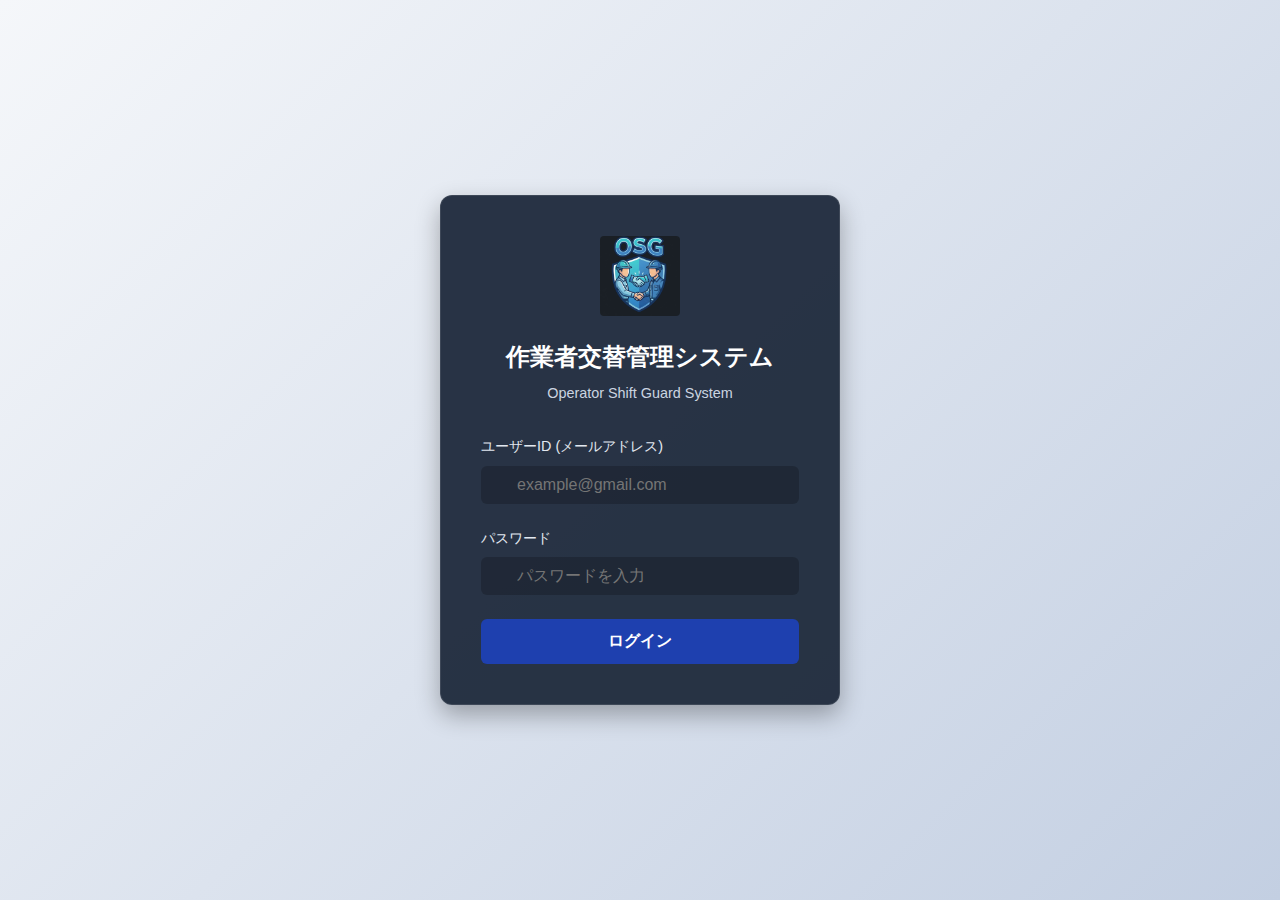
<file: index.html>
<!DOCTYPE html>
<html lang="ja">

<head>
    <meta charset="UTF-8">
    <meta http-equiv="refresh" content="0; url=./html/login.html">
    <title>Redirecting...</title>
</head>

<body>
    <p>ログイン画面へ移動します... <a href="./html/login.html">移動しない場合はここをクリック</a></p>
</body>

</html>
</file>
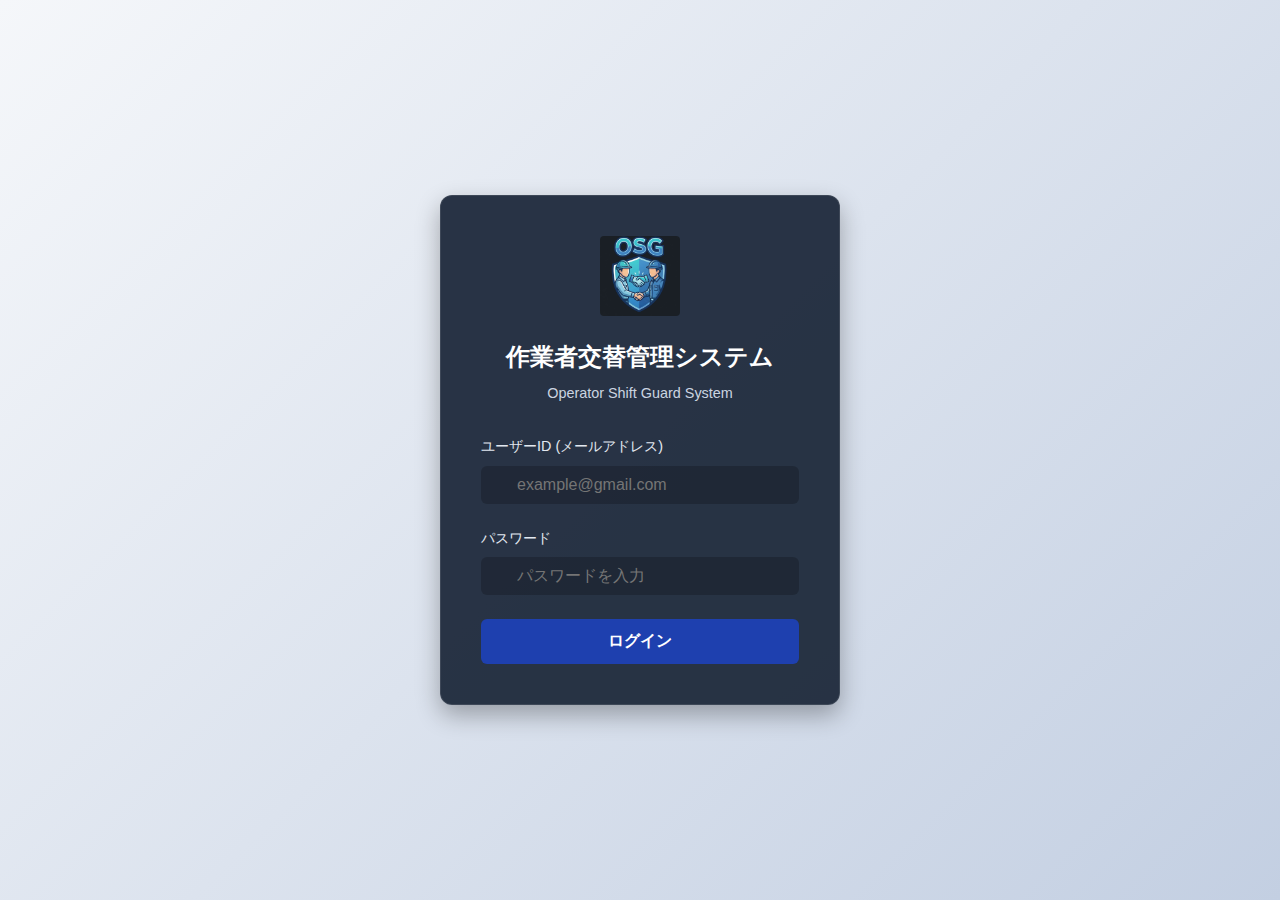
<file: html/login.html>
<!DOCTYPE html>
<html lang="ja">

<head>
    <meta charset="UTF-8">
    <meta name="viewport" content="width=device-width, initial-scale=1.0">
    <title>ログイン - Operator Shift Guard (OSG)</title>
    <!-- FontAwesome -->
    <link rel="stylesheet" href="https://cdnjs.cloudflare.com/ajax/libs/font-awesome/6.4.0/css/all.min.css">
    <!-- Google Fonts -->
    <link rel="preconnect" href="https://fonts.googleapis.com">
    <link rel="preconnect" href="https://fonts.gstatic.com" crossorigin>
    <link
        href="https://fonts.googleapis.com/css2?family=Inter:wght@400;500;600;700&family=Noto+Sans+JP:wght@400;500;700&display=swap"
        rel="stylesheet">
    <!-- Custom CSS -->
    <link rel="stylesheet" href="../css/style.css">
    <!-- PWA Manifest -->
    <link rel="manifest" href="../manifest.json">
    <style>
        /* Login Page Specific Styles */
        html,
        body {
            margin: 0;
            padding: 0;
            height: 100%;
            overflow: hidden;
            /* Prevent scrolling */
        }

        .login-page {
            display: flex;
            justify-content: center;
            align-items: center;
            width: 100vw;
            height: 100vh;
            background: linear-gradient(135deg, #f5f7fa 0%, #c3cfe2 100%);
            box-sizing: border-box;
            /* Ensure padding doesn't affect width */
        }

        .login-card {
            background: rgba(30, 41, 59, 0.95);
            /* Darker background with slight transparency */
            padding: 2.5rem;
            border-radius: 12px;
            box-shadow: 0 10px 25px rgba(0, 0, 0, 0.3);
            width: 100%;
            max-width: 400px;
            text-align: center;
            border: 1px solid rgba(255, 255, 255, 0.1);
        }

        .login-header {
            margin-bottom: 2rem;
        }

        .login-logo {
            width: 80px;
            height: auto;
            margin-bottom: 1rem;
            background-color: transparent;
            /* Explicitly set to match card */
            border-radius: 4px;
            /* Optional adjustment */
        }

        .login-title {
            font-size: 1.5rem;
            color: #ffffff;
            font-weight: 700;
            margin-bottom: 0.5rem;
        }

        .login-subtitle {
            color: #cbd5e1;
            font-size: 0.9rem;
        }

        .login-form .form-group {
            margin-bottom: 1.5rem;
            text-align: left;
        }

        .login-form label {
            display: block;
            margin-bottom: 0.5rem;
            color: #e2e8f0;
            font-weight: 500;
            font-size: 0.9rem;
        }

        .login-form .input-wrapper {
            position: relative;
        }

        .login-form .input-wrapper i {
            position: absolute;
            left: 12px;
            top: 50%;
            transform: translateY(-50%);
            color: var(--text-tertiary);
        }

        .login-form input {
            width: 100%;
            padding: 10px 10px 10px 36px;
            border: 1px solid var(--border-color);
            border-radius: 6px;
            font-size: 1rem;
            transition: all 0.2s;
            box-sizing: border-box;
        }

        .login-form input:focus {
            border-color: var(--accent-blue);
            box-shadow: 0 0 0 3px rgba(37, 99, 235, 0.1);
            outline: none;
        }

        .login-btn {
            width: 100%;
            padding: 12px;
            background-color: #1e40af;
            /* Darker blue */
            color: white;
            border: none;
            border-radius: 6px;
            font-size: 1rem;
            font-weight: 600;
            cursor: pointer;
            transition: all 0.2s;
        }

        .login-btn:hover {
            background-color: #fbbf24;
            /* Yellow */
            color: #1e293b;
            /* Dark text for contrast on yellow */
        }

        .login-btn:disabled {
            background-color: #ccc;
            cursor: not-allowed;
        }

        .error-message {
            color: #ef4444;
            font-size: 0.85rem;
            margin-top: 1rem;
            display: none;
        }

        /* Password Toggle Button for Login Page */
        .login-form .password-input-wrapper {
            position: relative;
        }

        .login-form .password-input-wrapper input {
            padding: 10px 50px 10px 36px !important;
            /* Override default, space for both icons */
        }

        .login-form .password-input-wrapper .login-toggle-password {
            position: absolute;
            right: 5px;
            top: 50%;
            transform: translateY(-50%);
            background: none;
            border: none;
            color: #94a3b8;
            cursor: pointer;
            font-size: 1rem;
            padding: 6px;
            width: 32px;
            height: 32px;
            display: flex;
            align-items: center;
            justify-content: center;
            transition: color 0.2s;
            z-index: 10;
        }

        .login-form .password-input-wrapper .login-toggle-password:hover {
            color: #60a5fa;
        }
    </style>
</head>

<body>
    <div class="login-page">
        <div class="login-card">
            <div class="login-header">
                <img src="../assets/logo.png" alt="OSG Logo" class="login-logo">
                <h1 class="login-title">作業者交替管理システム</h1>
                <p class="login-subtitle">Operator Shift Guard System</p>
            </div>

            <form class="login-form" id="loginForm">
                <div class="form-group">
                    <label for="userId">ユーザーID (メールアドレス)</label>
                    <div class="input-wrapper">
                        <i class="fa-solid fa-envelope"></i>
                        <input type="email" id="userId" placeholder="example@gmail.com" required>
                    </div>
                </div>

                <div class="form-group">
                    <label for="password">パスワード</label>
                    <div class="input-wrapper password-input-wrapper">
                        <i class="fa-solid fa-lock"></i>
                        <input type="password" id="password" placeholder="パスワードを入力" required>
                        <button type="button" class="toggle-password-btn login-toggle-password" data-target="password"
                            title="パスワードを表示">
                            <i class="fa-solid fa-eye"></i>
                        </button>
                    </div>
                </div>

                <button type="submit" class="login-btn" id="loginBtn">ログイン</button>
                <div class="error-message" id="loginError">
                    <i class="fa-solid fa-circle-exclamation"></i> <span>IDまたはパスワードが間違っています</span>
                </div>
            </form>
        </div>
    </div>

    <!-- Scripts -->
    <script src="../js/config.js"></script>
    <script src="../js/api.js"></script>
    <script src="../js/auth.js"></script>
    <script>
        // Check Login Status (skip if already logged in)
        if (Auth.isLoggedIn()) {
            window.location.href = 'osg-main.html';
        }

        // Login Form Handler
        document.getElementById('loginForm').addEventListener('submit', async (e) => {
            e.preventDefault();
            const userId = document.getElementById('userId').value;
            const password = document.getElementById('password').value;
            const errorMsg = document.getElementById('loginError'); // Corrected ID to 'loginError'
            const submitBtn = document.querySelector('.login-btn');

            // Reset UI
            errorMsg.style.display = 'none';
            submitBtn.disabled = true;
            submitBtn.textContent = 'ログイン中...';

            try {
                // Call Auth Module
                const result = await Auth.login(userId, password);
                if (result.success) {
                    window.location.href = 'osg-main.html';
                } else {
                    errorMsg.innerHTML = `<i class="fa-solid fa-circle-exclamation"></i> <span>${result.message}</span>`; // Keep icon
                    errorMsg.style.display = 'block';
                    submitBtn.disabled = false;
                    submitBtn.textContent = 'ログイン';
                }
            } catch (error) {
                console.error(error); // Keep console.error
                errorMsg.innerHTML = '<i class="fa-solid fa-circle-exclamation"></i> <span>エラーが発生しました</span>'; // Keep icon
                errorMsg.style.display = 'block';
                submitBtn.disabled = false;
                submitBtn.textContent = 'ログイン';
            }
        });

        // Toggle Password Visibility
        const toggleBtn = document.querySelector('.login-toggle-password');
        if (toggleBtn) { // Added check for toggleBtn existence
            const passwordInput = document.getElementById('password');
            const toggleIcon = toggleBtn.querySelector('i');

            toggleBtn.addEventListener('click', () => {
                if (passwordInput.type === 'password') {
                    passwordInput.type = 'text';
                    toggleIcon.classList.remove('fa-eye');
                    toggleIcon.classList.add('fa-eye-slash');
                    toggleBtn.title = 'パスワードを隠す';
                } else {
                    passwordInput.type = 'password';
                    toggleIcon.classList.remove('fa-eye-slash');
                    toggleIcon.classList.add('fa-eye');
                    toggleBtn.title = 'パスワードを表示';
                }
            });
        }

        // Register Service Worker
        if ('serviceWorker' in navigator) {
            window.addEventListener('load', () => {
                navigator.serviceWorker.register('../sw.js')
                    .then(registration => {
                        console.log('SW registered: ', registration);
                    })
                    .catch(registrationError => {
                        console.log('SW registration failed: ', registrationError);
                    });
            });
        }
    </script>
</body>

</html>
</file>
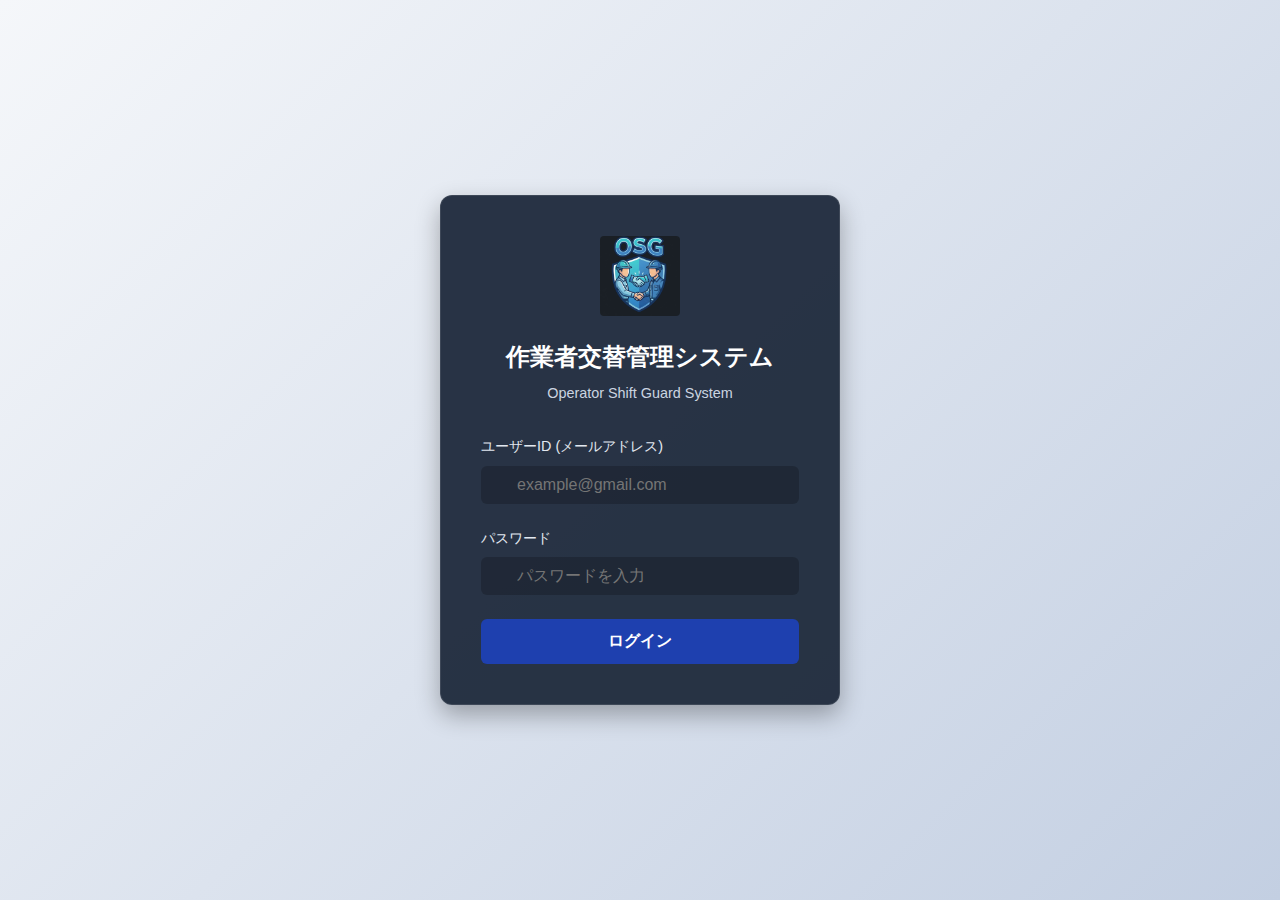
<file: html/osg-main.html>
<!DOCTYPE html>
<html lang="ja">

<head>
    <meta charset="UTF-8">
    <meta name="viewport" content="width=device-width, initial-scale=1.0">
    <title>Operator Shift Guard (OSG)</title>
    <!-- Favicon -->
    <link rel="icon" href="../favicon.ico">
    <link rel="apple-touch-icon" href="../assets/logo.png">
    <!-- FontAwesome -->
    <link rel="stylesheet" href="https://cdnjs.cloudflare.com/ajax/libs/font-awesome/6.4.0/css/all.min.css">
    <!-- Google Fonts -->
    <link rel="preconnect" href="https://fonts.googleapis.com">
    <link rel="preconnect" href="https://fonts.gstatic.com" crossorigin>
    <link
        href="https://fonts.googleapis.com/css2?family=Inter:wght@400;500;600;700&family=Noto+Sans+JP:wght@400;500;700&display=swap"
        rel="stylesheet">
    <!-- Custom CSS -->
    <link rel="stylesheet" href="../css/style.css">
    <!-- PWA Manifest -->
    <link rel="manifest" href="../manifest.json">
</head>

<body>
    <div class="app-container">
        <!-- Header -->
        <header class="app-header">
            <!-- モバイル版: ロゴとタイトルを横並び + ユーザーメニュー -->
            <div class="mobile-header-row">
                <!-- ロゴ -->
                <img src="../assets/logo.png" alt="OSG Logo" class="header-logo mobile-logo">
                <!-- タイトル（2段構成） -->
                <div class="mobile-title-container">
                    <h1 class="mobile-title">作業者交替管理システム</h1>
                    <span class="mobile-subtitle">（Operator Shift Guard）</span>
                </div>
                <!-- ユーザーメニュー（歯車マークのみ） -->
                <div class="mobile-user-menu">
                    <div class="mobile-menu-btn" id="mobileMenuBtn">
                        <i class="fa-solid fa-user-gear"></i>
                    </div>
                    <div class="mobile-dropdown" id="mobileDropdown">
                        <!-- ユーザー情報（選択不可） -->
                        <div class="dropdown-info">
                            <div class="dropdown-info-row">
                                <i class="fa-solid fa-user"></i>
                                <span class="info-label">ユーザー名：</span>
                                <span class="info-value" id="mobileDropdownUserName">ユーザー名</span>
                            </div>
                            <div class="dropdown-info-row">
                                <i class="fa-solid fa-shield"></i>
                                <span class="info-label">ユーザークラス：</span>
                                <span class="info-value rank" id="mobileDropdownUserRank">一般</span>
                            </div>
                            <div class="dropdown-info-row">
                                <i class="fa-solid fa-building"></i>
                                <span class="info-label">担当職場：</span>
                                <span class="info-value" id="mobileDropdownUserWorkplace">-</span>
                            </div>
                        </div>
                        <div class="dropdown-divider"></div>

                        <!-- 自動更新設定 (Moved) -->
                        <div class="dropdown-setting-row">
                            <i class="fa-solid fa-clock"></i>
                            <span class="setting-label">自動更新：</span>
                            <div class="auto-update-setting">
                                <select id="mobileAutoUpdateInterval" class="auto-update-select">
                                    <option value="1">1分</option>
                                    <option value="5" selected>5分</option>
                                    <option value="10">10分</option>
                                    <option value="15">15分</option>
                                    <option value="30">30分</option>
                                    <option value="45">45分</option>
                                    <option value="60">60分</option>
                                </select>
                                <button id="mobileSaveAutoUpdateBtn" class="save-setting-btn" title="設定を保存"><i
                                        class="fa-solid fa-floppy-disk"></i></button>
                            </div>
                        </div>
                        <!-- 自動更新カウントダウン -->
                        <div class="dropdown-info-row countdown-row">
                            <span class="info-label" style="opacity: 0.7;">自動更新まで：</span>
                            <span class="info-value" id="mobileAutoUpdateCountdown" style="opacity: 0.7;">--:--</span>
                        </div>

                        <!-- 通知音設定 -->
                        <div class="dropdown-setting-row">
                            <i class="fa-solid fa-volume-high"></i>
                            <span class="setting-label">通知音設定：</span>
                            <div class="sound-toggle-group">
                                <label class="radio-label"><input type="radio" name="mobileSound" value="on" checked>
                                    ON</label>
                                <label class="radio-label"><input type="radio" name="mobileSound" value="off">
                                    OFF</label>
                            </div>
                        </div>
                        <!-- アクションボタン -->
                        <button id="mobileMarkAllReadBtn"><i class="fa-solid fa-check-double"></i> 全て既読にする</button>
                        <button id="mobileChangePasswordBtn"><i class="fa-solid fa-key"></i> パスワード変更</button>
                        <button id="mobileLogoutBtn" class="logout-btn"><i class="fa-solid fa-right-from-bracket"></i>
                            ログアウト</button>
                    </div>
                </div>
            </div>

            <!-- PC版: Left: Large Logo + Link -->
            <div class="logo-section desktop-only">
                <img src="../assets/logo.png" alt="OSG Logo" class="header-logo">
                <a href="https://docs.google.com/spreadsheets/d/1dGJ32mGi4p312adayz4uACKdSxGlv5IWyTy6GhF0MXI/edit?gid=0#gid=0"
                    target="_blank" class="sheet-link">
                    <i class="fa-solid fa-table"></i> 一覧表へ移動
                </a>
            </div>

            <!-- Right: Title, Search, Filters -->
            <div class="header-right">
                <!-- Row 1: Title (PC版のみ) -->
                <div class="header-title desktop-only">
                    <h1>作業者交替管理システム<span class="subtitle-inline">（Operator Shift Guard）</span></h1>

                    <!-- User Controls -->
                    <div class="user-controls" id="userControls" style="display:none;">
                        <span class="user-label">ユーザー名：</span><span class="user-name-value"
                            id="displayUserName">ユーザー名</span>
                        <div class="user-menu-btn" id="userMenuBtn">
                            <i class="fa-solid fa-user-gear"></i>
                        </div>
                        <div class="user-dropdown" id="userDropdown">
                            <!-- ユーザー情報（選択不可） -->
                            <div class="dropdown-info">
                                <div class="dropdown-info-row">
                                    <i class="fa-solid fa-user"></i>
                                    <span class="info-label">ユーザー名：</span>
                                    <span class="info-value" id="dropdownUserName">ユーザー名</span>
                                </div>
                                <div class="dropdown-info-row">
                                    <i class="fa-solid fa-shield"></i>
                                    <span class="info-label">ユーザークラス：</span>
                                    <span class="info-value rank" id="dropdownUserRank">一般</span>
                                </div>
                                <div class="dropdown-info-row">
                                    <i class="fa-solid fa-building"></i>
                                    <span class="info-label">担当職場：</span>
                                    <span class="info-value" id="dropdownUserWorkplace">-</span>
                                </div>
                            </div>
                            <div class="dropdown-divider"></div>

                            <!-- 自動更新設定 (Moved) -->
                            <div class="dropdown-setting-row">
                                <i class="fa-solid fa-clock"></i>
                                <span class="setting-label">自動更新：</span>
                                <div class="auto-update-setting">
                                    <select id="autoUpdateInterval" class="auto-update-select">
                                        <option value="1">1分</option>
                                        <option value="5" selected>5分</option>
                                        <option value="10">10分</option>
                                        <option value="15">15分</option>
                                        <option value="30">30分</option>
                                        <option value="45">45分</option>
                                        <option value="60">60分</option>
                                    </select>
                                    <button id="saveAutoUpdateBtn" class="save-setting-btn" title="設定を保存"><i
                                            class="fa-solid fa-floppy-disk"></i></button>
                                </div>
                            </div>
                            <!-- 自動更新カウントダウン -->
                            <div class="dropdown-info-row countdown-row">
                                <span class="info-label" style="opacity: 0.7;">自動更新まで：</span>
                                <span class="info-value" id="autoUpdateCountdown" style="opacity: 0.7;">--:--</span>
                            </div>

                            <!-- 通知音設定 -->
                            <div class="dropdown-setting-row">
                                <i class="fa-solid fa-volume-high"></i>
                                <span class="setting-label">通知音設定：</span>
                                <div class="sound-toggle-group">
                                    <label class="radio-label"><input type="radio" name="sound" value="on" checked>
                                        ON</label>
                                    <label class="radio-label"><input type="radio" name="sound" value="off"> OFF</label>
                                </div>
                            </div>
                            <!-- アクションボタン -->
                            <button id="markAllReadBtn"><i class="fa-solid fa-check-double"></i> 全て既読にする</button>
                            <button id="changePasswordBtn"><i class="fa-solid fa-key"></i> パスワード変更</button>
                            <button id="logoutBtn" class="logout-btn"><i class="fa-solid fa-right-from-bracket"></i>
                                ログアウト</button>
                        </div>
                    </div>
                </div>

                <!-- Row 2: Search -->
                <div class="search-bar">
                    <i class="fa-solid fa-magnifying-glass search-icon"></i>
                    <input type="text" id="searchInput" placeholder="検索...">
                    <button id="clearSearch" class="clear-search-btn" title="クリア">
                        <i class="fa-solid fa-xmark"></i>
                    </button>
                </div>

                <!-- Row 3: Filters -->
                <!-- モバイル用: フィルター展開ボタン + アクションボタン -->
                <div class="mobile-controls-row">
                    <button class="mobile-filter-toggle" id="mobileFilterToggle">
                        <i class="fa-solid fa-filter"></i>
                        <span>フィルター</span>
                        <i class="fa-solid fa-chevron-down toggle-icon"></i>
                    </button>
                    <!-- モバイル用: アクションボタン（通知・更新） -->
                    <div class="mobile-action-buttons">
                        <button id="mobileNotificationBtn" class="action-btn notification-btn" title="新着通知設定">
                            <i class="fa-solid fa-bell-slash"></i>
                        </button>
                        <button id="mobileRefreshBtn" class="action-btn refresh-btn" title="手動更新">
                            <i class="fa-solid fa-arrows-rotate"></i>
                        </button>
                    </div>
                </div>

                <!-- フィルターコンテナ（モバイルでは折りたたみ） -->
                <div class="header-filters" id="headerFilters">
                    <button class="filter-chip active" id="filterAll">
                        <i class="fa-solid fa-list"></i>
                        <span class="desktop-text">すべて</span>
                    </button>

                    <!-- 処理状況 -->
                    <div class="dropdown-wrapper">
                        <button class="filter-chip" id="filterStatus">
                            <i class="fa-solid fa-tasks"></i>
                            <span class="desktop-text">処理状況</span> <i class="fa-solid fa-chevron-down"></i>
                        </button>
                        <div class="dropdown-menu" id="statusDropdown">
                            <button class="dropdown-item" data-status="all">すべて</button>
                            <button class="dropdown-item" data-status="unconfirmed">未確認（全）</button>
                            <button class="dropdown-item" data-status="mfg_unconfirmed">製造未確認</button>
                            <button class="dropdown-item" data-status="qc_unconfirmed">品管未確認</button>
                            <button class="dropdown-item" data-status="completed">完了</button>
                            <button class="dropdown-item" data-status="ng">NG</button>
                        </div>
                    </div>

                    <!-- 日付ソート -->
                    <div class="dropdown-wrapper">
                        <button class="filter-chip" id="filterDate">
                            <i class="fa-solid fa-calendar"></i>
                            <span class="desktop-text">日付</span> <i class="fa-solid fa-chevron-down"></i>
                        </button>
                        <div class="dropdown-menu" id="dateDropdown">
                            <button class="dropdown-item" data-date="all">すべて</button>
                            <button class="dropdown-item" data-date="today">本日</button>
                            <button class="dropdown-item" data-date="yesterday">昨日</button>
                        </div>
                    </div>

                    <!-- 職場別 -->
                    <div class="dropdown-wrapper">
                        <button class="filter-chip" id="filterWorkplace">
                            <i class="fa-solid fa-building"></i>
                            <span class="desktop-text">職場別</span> <i class="fa-solid fa-chevron-down"></i>
                        </button>
                        <div class="dropdown-menu" id="workplaceDropdown">
                            <button class="dropdown-item" data-workplace="all">すべて</button>
                            <button class="dropdown-item" data-workplace="press">プレス</button>
                            <button class="dropdown-item" data-workplace="parts">部品組立</button>
                            <button class="dropdown-item" data-workplace="cab">キャブ組立</button>
                            <button class="dropdown-item" data-workplace="supply">補給</button>
                            <button class="dropdown-item" data-workplace="ac">組立全般</button>
                            <button class="dropdown-item" data-workplace="ph">プレス/補給</button>
                        </div>
                    </div>

                    <!-- 完成工程 -->
                    <div class="dropdown-wrapper">
                        <button class="filter-chip" id="filterCompletionProcess">
                            <i class="fa-solid fa-check-circle"></i>
                            <span class="desktop-text">完成工程</span> <i class="fa-solid fa-chevron-down"></i>
                        </button>
                        <div class="dropdown-menu" id="completionProcessDropdown">
                            <button class="dropdown-item" data-completion="all">すべて</button>
                            <button class="dropdown-item" data-completion="has">有（◎）</button>
                        </div>
                    </div>
                </div>

                <!-- Row 4: Active Filter Conditions -->
                <div class="filter-condition-display" id="filterConditionDisplay" style="display: none;">
                    <!-- Filter conditions will be inserted here by JS -->
                </div>
                <!-- Row 3: Filters End -->

                <!-- PC版: Action Buttons（モバイルでは非表示） -->
                <div class="action-buttons desktop-action-buttons">
                    <!-- Notification Button -->
                    <button id="notificationBtn" class="action-btn notification-btn" title="新着通知設定">
                        <i class="fa-solid fa-bell-slash"></i>
                    </button>
                    <!-- Refresh Button -->
                    <button id="refreshBtn" class="action-btn refresh-btn" title="手動更新">
                        <i class="fa-solid fa-arrows-rotate"></i>
                    </button>
                </div>
            </div>
        </header>

        <!-- Main Content -->
        <main class="shift-list" id="shiftList">
            <!-- Cards will be injected here by JS -->
        </main>
    </div>

    <!-- Edit Modal -->
    <div id="editModal" class="modal-overlay">
        <div class="modal-content">
            <div class="modal-header">
                <h2 id="editModalTitle">編集: No. <span id="editModalId"></span></h2>
                <button class="modal-close" id="editModalClose">&times;</button>
            </div>
            <div class="modal-body">
                <form id="editForm">
                    <input type="hidden" id="editShiftId" name="editShiftId">
                    <input type="hidden" id="editSection" name="editSection">

                    <!-- Manufacturing Fields -->
                    <div id="mfgFields" style="display:none;">
                        <div class="form-group">
                            <label>教育担当者</label>
                            <input type="text" name="educator" placeholder="教育担当者名">
                        </div>
                        <div class="form-group">
                            <label>交替品確認者</label>
                            <input type="text" name="confirmPerson" placeholder="確認者名">
                        </div>
                        <div class="form-group">
                            <label>交替承認者</label>
                            <input type="text" name="approver" placeholder="承認者名">
                        </div>
                    </div>

                    <!-- QC Fields -->
                    <div id="qcFields" style="display:none;">
                        <div class="form-group">
                            <label>標準書教育</label>
                            <select name="standardEducation">
                                <option value="-">-</option>
                                <option value="OK">OK</option>
                                <option value="NG">NG</option>
                            </select>
                        </div>
                        <div class="form-group">
                            <label>抜取り検査</label>
                            <select name="samplingInspection">
                                <option value="-">-</option>
                                <option value="OK">OK</option>
                                <option value="NG">NG</option>
                            </select>
                        </div>
                        <div class="form-group">
                            <label>検査結果</label>
                            <input type="text" name="inspectionResult" placeholder="検査結果/コメント">
                        </div>
                        <div class="form-group">
                            <label>担当者</label>
                            <input type="text" name="inspector" placeholder="担当者名">
                        </div>
                    </div>

                    <div class="form-actions">
                        <button type="button" class="btn-cancel" id="editCancelBtn">キャンセル</button>
                        <button type="submit" class="btn-save" id="editSaveBtn">保存</button>
                    </div>
                </form>
            </div>
        </div>
    </div>

    <!-- Password Change Modal -->
    <div id="passwordModal" class="modal-overlay">
        <div class="modal-content">
            <div class="modal-header">
                <h2>パスワード変更</h2>
                <button class="modal-close" id="passwordModalClose">&times;</button>
            </div>
            <div class="modal-body">
                <form id="passwordForm">
                    <div class="form-group">
                        <label>現在のパスワード</label>
                        <div class="password-input-wrapper">
                            <input type="password" name="oldPassword" id="oldPassword" required
                                autocomplete="current-password">
                            <button type="button" class="toggle-password-btn" data-target="oldPassword"
                                title="パスワードを表示">
                                <i class="fa-solid fa-eye"></i>
                            </button>
                        </div>
                    </div>
                    <div class="form-group">
                        <label>新しいパスワード</label>
                        <div class="password-input-wrapper">
                            <input type="password" name="newPassword" id="newPassword" required minlength="4"
                                autocomplete="new-password">
                            <button type="button" class="toggle-password-btn" data-target="newPassword"
                                title="パスワードを表示">
                                <i class="fa-solid fa-eye"></i>
                            </button>
                        </div>
                    </div>
                    <div class="form-group">
                        <label>新しいパスワード（確認）</label>
                        <div class="password-input-wrapper">
                            <input type="password" name="confirmPassword" id="confirmPassword" required minlength="4"
                                autocomplete="new-password">
                            <button type="button" class="toggle-password-btn" data-target="confirmPassword"
                                title="パスワードを表示">
                                <i class="fa-solid fa-eye"></i>
                            </button>
                        </div>
                    </div>
                    <div class="form-actions">
                        <button type="button" class="btn-cancel" id="passwordCancelBtn">キャンセル</button>
                        <button type="submit" class="btn-save" id="passwordSaveBtn">変更</button>
                    </div>
                </form>
            </div>
        </div>
    </div>

    <!-- Scripts -->
    <script src="../js/config.js"></script>
    <script src="../js/api.js"></script>
    <script src="../js/auth.js"></script>
    <script>
        // Check Login immediately
        if (!Auth.isLoggedIn()) {
            window.location.href = 'login.html';
        }

        // Setup User UI
        document.addEventListener('DOMContentLoaded', () => {
            const user = Auth.getUser();
            if (user) {
                document.getElementById('userControls').style.display = 'flex';
                document.getElementById('displayUserName').textContent = user.name;

                // ドロップダウン内のユーザー情報を設定（PC版）
                const dropdownUserName = document.getElementById('dropdownUserName');
                const dropdownUserRank = document.getElementById('dropdownUserRank');

                // 職場名の解決
                const wpName = CONFIG.WORKPLACE_NAME_MAP[user.workplaceCode] || user.workplaceCode || '-';

                // ロールを日本語に変換
                const roleText = CONFIG.ROLE_NAME_MAP[user.role] || user.role;

                if (dropdownUserName) {
                    dropdownUserName.textContent = user.name;
                }
                if (dropdownUserRank) {
                    dropdownUserRank.textContent = roleText;
                }
                const dropdownUserWorkplace = document.getElementById('dropdownUserWorkplace');
                if (dropdownUserWorkplace) {
                    dropdownUserWorkplace.textContent = wpName;
                }

                // モバイル版ドロップダウンのユーザー情報を設定
                const mobileDropdownUserName = document.getElementById('mobileDropdownUserName');
                const mobileDropdownUserRank = document.getElementById('mobileDropdownUserRank');
                if (mobileDropdownUserName) {
                    mobileDropdownUserName.textContent = user.name;
                }
                if (mobileDropdownUserRank) {
                    mobileDropdownUserRank.textContent = roleText;
                }
                const mobileDropdownUserWorkplace = document.getElementById('mobileDropdownUserWorkplace');
                if (mobileDropdownUserWorkplace) {
                    mobileDropdownUserWorkplace.textContent = wpName;
                }

                // Toggle Dropdown
                const menuBtn = document.getElementById('userMenuBtn');
                const dropdown = document.getElementById('userDropdown');

                menuBtn.addEventListener('click', (e) => {
                    e.stopPropagation();
                    dropdown.classList.toggle('show');
                });

                document.addEventListener('click', () => {
                    dropdown.classList.remove('show');
                    // モバイル用ドロップダウンも閉じる
                    const mobileDropdown = document.getElementById('mobileDropdown');
                    if (mobileDropdown) {
                        mobileDropdown.classList.remove('show');
                    }
                });

                // Logout
                document.getElementById('logoutBtn').addEventListener('click', () => {
                    Auth.logout();
                });

                // モバイル用メニューボタン
                const mobileMenuBtn = document.getElementById('mobileMenuBtn');
                const mobileDropdown = document.getElementById('mobileDropdown');
                if (mobileMenuBtn && mobileDropdown) {
                    mobileMenuBtn.addEventListener('click', (e) => {
                        e.stopPropagation();
                        mobileDropdown.classList.toggle('show');
                    });
                }

                // モバイル用ログアウトボタン
                const mobileLogoutBtn = document.getElementById('mobileLogoutBtn');
                if (mobileLogoutBtn) {
                    mobileLogoutBtn.addEventListener('click', () => {
                        Auth.logout();
                    });
                }

                // 「全て既読にする」ボタン（PC版）
                const markAllReadBtn = document.getElementById('markAllReadBtn');
                if (markAllReadBtn) {
                    markAllReadBtn.addEventListener('click', () => {
                        markAllAsRead();
                        dropdown.classList.remove('show');
                    });
                }

                // 「全て既読にする」ボタン（モバイル版）
                const mobileMarkAllReadBtn = document.getElementById('mobileMarkAllReadBtn');
                if (mobileMarkAllReadBtn) {
                    mobileMarkAllReadBtn.addEventListener('click', () => {
                        markAllAsRead();
                        const mobileDropdown = document.getElementById('mobileDropdown');
                        if (mobileDropdown) mobileDropdown.classList.remove('show');
                    });
                }

                // Password Change Modal Logic
                const passwordModal = document.getElementById('passwordModal');
                const passwordForm = document.getElementById('passwordForm');
                const passwordModalClose = document.getElementById('passwordModalClose');
                const passwordCancelBtn = document.getElementById('passwordCancelBtn');

                function openPasswordModal() {
                    passwordForm.reset();

                    // Reset all password fields to hidden state
                    document.querySelectorAll('.password-input-wrapper input[type="text"]').forEach(input => {
                        input.type = 'password';
                    });

                    // Reset all toggle buttons to default state (eye icon)
                    document.querySelectorAll('.toggle-password-btn').forEach(btn => {
                        const icon = btn.querySelector('i');
                        icon.classList.remove('fa-eye-slash');
                        icon.classList.add('fa-eye');
                        btn.title = 'パスワードを表示';
                    });

                    passwordModal.classList.add('show');
                }

                function closePasswordModal() {
                    passwordModal.classList.remove('show');
                }

                // Open modal when clicking Change Password button (PC版)
                document.getElementById('changePasswordBtn').addEventListener('click', () => {
                    dropdown.classList.remove('show'); // Close user dropdown
                    openPasswordModal();
                });

                // Open modal when clicking Change Password button (モバイル版)
                const mobileChangePasswordBtn = document.getElementById('mobileChangePasswordBtn');
                if (mobileChangePasswordBtn) {
                    mobileChangePasswordBtn.addEventListener('click', () => {
                        const mobileDropdown = document.getElementById('mobileDropdown');
                        if (mobileDropdown) mobileDropdown.classList.remove('show');
                        openPasswordModal();
                    });
                }

                // Close modal events
                passwordModalClose.addEventListener('click', closePasswordModal);
                passwordCancelBtn.addEventListener('click', closePasswordModal);

                // Close on outside click
                window.addEventListener('click', (e) => {
                    if (e.target === passwordModal) {
                        closePasswordModal();
                    }
                });

                // Password Form Submit
                passwordForm.addEventListener('submit', async (e) => {
                    e.preventDefault();

                    const oldPassword = document.getElementById('oldPassword').value;
                    const newPassword = document.getElementById('newPassword').value;
                    const confirmPassword = document.getElementById('confirmPassword').value;

                    // Validation
                    if (newPassword !== confirmPassword) {
                        alert('新しいパスワードが一致しません。');
                        return;
                    }

                    if (newPassword.length < 4) {
                        alert('新しいパスワードは4文字以上で設定してください。');
                        return;
                    }

                    const saveBtn = document.getElementById('passwordSaveBtn');
                    const originalText = saveBtn.textContent;
                    saveBtn.disabled = true;
                    saveBtn.textContent = '変更中...';

                    try {
                        const result = await Auth.changePassword(oldPassword, newPassword);

                        if (result.success) {
                            alert('パスワードを変更しました。');
                            closePasswordModal();
                        } else {
                            alert('エラー: ' + (result.message || 'パスワード変更に失敗しました。'));
                        }
                    } catch (error) {
                        console.error('Password change error:', error);
                        alert('通信エラーが発生しました。');
                    } finally {
                        saveBtn.disabled = false;
                        saveBtn.textContent = originalText;
                    }
                });

                // Password Toggle Buttons
                document.querySelectorAll('.toggle-password-btn').forEach(btn => {
                    btn.addEventListener('click', function () {
                        const targetId = this.getAttribute('data-target');
                        const passwordInput = document.getElementById(targetId);
                        const icon = this.querySelector('i');

                        if (passwordInput.type === 'password') {
                            passwordInput.type = 'text';
                            icon.classList.remove('fa-eye');
                            icon.classList.add('fa-eye-slash');
                            this.title = 'パスワードを隠す';
                        } else {
                            passwordInput.type = 'password';
                            icon.classList.remove('fa-eye-slash');
                            icon.classList.add('fa-eye');
                            this.title = 'パスワードを表示';
                        }
                    });
                });

                // モバイル用: フィルター展開ボタン
                const mobileFilterToggle = document.getElementById('mobileFilterToggle');
                const headerFilters = document.getElementById('headerFilters');
                if (mobileFilterToggle && headerFilters) {
                    mobileFilterToggle.addEventListener('click', () => {
                        headerFilters.classList.toggle('expanded');
                        mobileFilterToggle.classList.toggle('active');
                    });
                }
            }
        });
    </script>
    <script src="../js/app.js"></script>
    <script>
        // Register Service Worker
        if ('serviceWorker' in navigator) {
            window.addEventListener('load', () => {
                navigator.serviceWorker.register('../sw.js')
                    .then(registration => {
                        console.log('SW registered: ', registration);

                        // Check for updates
                        registration.addEventListener('updatefound', () => {
                            const newWorker = registration.installing;
                            newWorker.addEventListener('statechange', () => {
                                if (newWorker.state === 'installed' && navigator.serviceWorker.controller) {
                                    // New version available
                                    if (confirm('新しいバージョンが利用可能です。更新しますか？')) {
                                        newWorker.postMessage({ type: 'SKIP_WAITING' });
                                        window.location.reload();
                                    }
                                }
                            });
                        });
                    })
                    .catch(registrationError => {
                        console.log('SW registration failed: ', registrationError);
                    });
            });

            // Reload when new SW activates
            navigator.serviceWorker.addEventListener('controllerchange', () => {
                window.location.reload();
            });
        }
    </script>
</body>

</html>
</file>
<file: css/style.css>
:root {
    --bg-color: #1a1d24;
    --card-bg: rgba(255, 255, 255, 0.08);
    --card-border: rgba(255, 255, 255, 0.15);
    --text-primary: #f8f9fa;
    --text-secondary: #b8bcc4;
    --accent-blue: #60a5fa;
    --accent-blue-gradient: linear-gradient(135deg, rgba(96, 165, 250, 0.25), rgba(59, 130, 246, 0.25));
    --accent-green: #34d399;
    --accent-green-gradient: linear-gradient(135deg, rgba(52, 211, 153, 0.25), rgba(16, 185, 129, 0.25));
    --glass-blur: 12px;
    --transition: 0.3s ease;
}

* {
    box-sizing: border-box;
    margin: 0;
    padding: 0;
}

html,
body {
    width: 100%;
    overflow-x: hidden;
    /* 横ズレ防止の基本 */
}

body {
    font-family: 'Inter', 'Noto Sans JP', sans-serif;
    background-color: var(--bg-color);
    color: var(--text-primary);
    line-height: 1.5;
    min-height: 100vh;
    padding: 0 20px 20px 20px;
}

/* Container limits width for cards */
.app-container {
    max-width: 800px;
    margin: 0 auto;
    position: relative;
}

/* --- Header --- */
.app-header {
    position: fixed;
    top: 0;
    left: 50%;
    transform: translateX(-50%);
    width: 100%;
    /* Width matches cards + padding */
    max-width: 800px;
    z-index: 200;

    display: flex;
    flex-direction: row;
    align-items: stretch;
    gap: 20px;
    padding: 15px 20px;
    background: rgba(26, 29, 36, 0.95);
    backdrop-filter: blur(var(--glass-blur));
    border-bottom: 1px solid var(--card-border);
    border-bottom-left-radius: 16px;
    border-bottom-right-radius: 16px;
    box-shadow: 0 4px 20px rgba(0, 0, 0, 0.2);
}

/* Logo Section */
.logo-section {
    display: flex;
    flex-direction: column;
    align-items: center;
    gap: 4px;
    align-self: center;
    min-width: 100px;
}

.header-logo {
    width: 80px;
    height: auto;
    object-fit: contain;
}

.sheet-link {
    display: inline-flex;
    align-items: center;
    gap: 4px;
    padding: 4px 8px;
    background: rgba(59, 130, 246, 0.15);
    border: 1px solid rgba(59, 130, 246, 0.3);
    border-radius: 4px;
    color: var(--accent-blue);
    text-decoration: none;
    font-size: 0.7rem;
    font-weight: 500;
    transition: all 0.2s ease;
    white-space: nowrap;
}

.sheet-link:hover {
    background: rgba(59, 130, 246, 0.25);
    border-color: rgba(59, 130, 246, 0.5);
    transform: translateY(-1px);
}

.header-right {
    flex: 1;
    display: flex;
    flex-direction: column;
    justify-content: space-between;
    gap: 10px;
}

.header-title {
    display: flex;
    justify-content: space-between;
    align-items: center;
    width: 100%;
}

.header-title h1 {
    font-size: 1.2rem;
    font-weight: 700;
    color: var(--accent-blue);
    margin: 0;
    line-height: 1.2;
}

/* User Controls */
.user-controls {
    display: flex;
    align-items: center;
    gap: 12px;
    position: relative;
}

.user-label {
    font-size: 0.9rem;
    color: var(--text-secondary);
    font-weight: 400;
}

.user-name-value {
    font-size: 0.9rem;
    color: var(--accent-green);
    /* 緑色 */
    font-weight: 600;
}

.user-name {
    font-size: 0.9rem;
    color: var(--text-primary);
    font-weight: 500;
}

.user-menu-btn {
    width: 36px;
    height: 36px;
    border-radius: 50%;
    background: rgba(255, 255, 255, 0.1);
    display: flex;
    align-items: center;
    justify-content: center;
    cursor: pointer;
    transition: var(--transition);
    color: var(--text-secondary);
}

.user-menu-btn:hover {
    background: var(--accent-blue);
    color: white;
}

.user-dropdown {
    position: absolute;
    top: 100%;
    right: 0;
    margin-top: 10px;
    background: #232730;
    border: 1px solid var(--card-border);
    border-radius: 8px;
    padding: 8px;
    min-width: 180px;
    max-width: 300px;
    /* 最大幅を制限 */
    width: max-content;
    /* 内容に合わせて幅を調整 */
    display: none;
    flex-direction: column;
    gap: 4px;
    box-shadow: 0 4px 20px rgba(0, 0, 0, 0.4);
    z-index: 1000;
}

.user-dropdown.show {
    display: flex;
    animation: fadeIn 0.2s ease;
}

.user-dropdown button {
    background: transparent;
    border: none;
    color: var(--text-primary);
    padding: 10px;
    text-align: left;
    cursor: pointer;
    border-radius: 4px;
    display: flex;
    align-items: center;
    gap: 10px;
    font-size: 0.9rem;
    transition: background 0.2s;
}

.user-dropdown button:hover {
    background: rgba(255, 255, 255, 0.1);
}

.user-dropdown .logout-btn {
    color: #f87171;
}

.user-dropdown .logout-btn:hover {
    background: rgba(248, 113, 113, 0.15);
}

/* ドロップダウン内のユーザー情報 */
.dropdown-info {
    padding: 8px 10px;
    display: flex;
    flex-direction: column;
    gap: 8px;
}

.dropdown-info-row {
    display: flex;
    align-items: center;
    gap: 8px;
    font-size: 0.85rem;
    white-space: nowrap;
    /* 改行を禁止 */
}

.dropdown-info-row i {
    width: 16px;
    color: var(--text-secondary);
    font-size: 0.8rem;
}

.dropdown-info .info-label {
    color: var(--text-secondary);
}

.dropdown-info .info-value {
    color: var(--text-primary);
    font-weight: 500;
}

.dropdown-info .info-value.rank {
    color: var(--accent-green);
    font-weight: 600;
}

.dropdown-divider {
    height: 1px;
    background: var(--card-border);
    margin: 4px 0;
}

.subtitle-inline {
    font-size: 0.8rem;
    color: var(--text-secondary);
    font-weight: 400;
    margin-left: 8px;
}

/* Search Bar */
.search-bar {
    width: 100%;
    position: relative;
}

.search-icon {
    position: absolute;
    left: 12px;
    top: 50%;
    transform: translateY(-50%);
    color: var(--text-secondary);
    font-size: 0.9rem;
}

.search-bar input {
    width: 100%;
    background: rgba(0, 0, 0, 0.2);
    border: 1px solid var(--card-border);
    border-radius: 8px;
    padding: 8px 10px 8px 36px;
    color: var(--text-primary);
    font-size: 0.9rem;
    transition: var(--transition);
}

.search-bar input:focus {
    outline: none;
    border-color: var(--accent-blue);
    background: rgba(0, 0, 0, 0.3);
}

.clear-search-btn {
    position: absolute;
    right: 10px;
    top: 50%;
    transform: translateY(-50%);
    background: none;
    border: none;
    color: var(--text-secondary);
    cursor: pointer;
    font-size: 0.9rem;
    opacity: 0;
    pointer-events: none;
    transition: var(--transition);
}

.clear-search-btn.show {
    opacity: 1;
    pointer-events: auto;
}

/* Filters */
.header-filters {
    display: flex;
    gap: 8px;
    flex-wrap: wrap;
    align-items: center;
}

.filter-chip {
    background: rgba(255, 255, 255, 0.05);
    border: 1px solid var(--card-border);
    border-radius: 20px;
    padding: 6px 12px;
    color: var(--text-secondary);
    font-size: 0.85rem;
    cursor: pointer;
    transition: var(--transition);
    display: flex;
    align-items: center;
    gap: 6px;
    white-space: nowrap;
}

.filter-chip i {
    font-size: 0.9rem;
}

.filter-chip:hover {
    background: rgba(255, 255, 255, 0.1);
    color: var(--text-primary);
}

.filter-chip.active {
    background: var(--accent-blue-gradient);
    border-color: transparent;
    color: white;
}

/* Active filter state (Green) */
.filter-chip.active-filter {
    background: rgba(52, 211, 153, 0.2);
    border-color: var(--accent-green);
    color: var(--accent-green);
}

.filter-chip.active-filter:hover {
    background: rgba(52, 211, 153, 0.3);
}

/* Filter Condition Display Area */
.filter-condition-display {
    width: 100%;
    margin-top: 8px;
    padding: 0 4px;
    color: #34d399;
    /* Green text */
    font-size: 0.85rem;
    font-weight: 500;
    display: flex;
    align-items: center;
    gap: 8px;
    animation: fadeIn 0.3s ease;
}

/* Dropdown */
.dropdown-wrapper {
    position: relative;
}

.dropdown-menu {
    position: absolute;
    top: 100%;
    left: 0;
    margin-top: 5px;
    background: #232730;
    border: 1px solid var(--card-border);
    border-radius: 8px;
    padding: 5px;
    min-width: 140px;
    display: none;
    z-index: 1000;
    box-shadow: 0 4px 15px rgba(0, 0, 0, 0.5);
}

.dropdown-menu.show {
    display: block;
    animation: fadeIn 0.2s ease;
}

.dropdown-item {
    width: 100%;
    padding: 8px 12px;
    background: transparent;
    border: none;
    color: var(--text-primary);
    text-align: left;
    cursor: pointer;
    border-radius: 4px;
    transition: background 0.2s;
}

.dropdown-item:hover {
    background: rgba(255, 255, 255, 0.1);
}

@keyframes fadeIn {
    from {
        opacity: 0;
        transform: translateY(-5px);
    }

    to {
        opacity: 1;
        transform: translateY(0);
    }
}

/* --- Shift List --- */
.shift-list {
    /* Header height approx 170px + 20px gap */
    padding-top: 190px;
    /* Footer height approx 80px */
    padding-bottom: 90px;
    width: 100%;
}

/* Shift Card */
.shift-card {
    background: var(--card-bg);
    border: 1px solid var(--card-border);
    border-radius: 12px;
    padding: 20px;
    margin-bottom: 20px;
    /* Same as gap between header and list */
    transition: var(--transition);
    cursor: pointer;
}

.shift-card:hover {
    background: rgba(255, 255, 255, 0.08);
    transform: translateY(-2px);
    box-shadow: 0 4px 20px rgba(0, 0, 0, 0.2);
}


.shift-card.completed-process {
    background: linear-gradient(135deg, rgba(255, 105, 180, 0.15) 0%, rgba(255, 182, 193, 0.15) 100%);
    border-left: 3px solid #ff69b4;
    /* HotPink */
    box-shadow: 0 4px 15px rgba(255, 105, 180, 0.15);
}


.card-summary {
    display: grid;
    gap: 15px;
}

.card-header-row {
    display: flex;
    justify-content: space-between;
    align-items: center;
}

.shift-id {
    font-size: 1.1rem;
    font-weight: 700;
    color: var(--accent-blue);
    font-family: 'Roboto Mono', monospace;
}

.status-badge {
    padding: 4px 10px;
    border-radius: 4px;
    font-size: 0.8rem;
    font-weight: 600;
}

.status-check {
    background: rgba(251, 191, 36, 0.15);
    color: #fbbf24;
    border: 1px solid rgba(251, 191, 36, 0.3);
}

.status-ok {
    background: rgba(52, 211, 153, 0.15);
    color: #34d399;
    border: 1px solid rgba(52, 211, 153, 0.3);
}

.status-ng {
    background: rgba(248, 113, 113, 0.15);
    color: #f87171;
    border: 1px solid rgba(248, 113, 113, 0.3);
}

.info-grid {
    display: grid;
    grid-template-columns: repeat(2, 1fr);
    gap: 10px 20px;
}

@media (min-width: 600px) {
    .info-grid {
        grid-template-columns: repeat(4, 1fr);
    }
}

.info-item {
    display: flex;
    flex-direction: column;
}

.label {
    font-size: 0.75rem;
    color: var(--text-secondary);
    margin-bottom: 2px;
}

.value {
    font-size: 0.95rem;
    font-weight: 500;
}

.remarks-row {
    margin-top: 5px;
    padding-top: 10px;
    border-top: 1px solid rgba(255, 255, 255, 0.1);
    font-size: 0.9rem;
    color: var(--text-secondary);
}

/* Card Details (Expanded) */
.card-details {
    max-height: 0;
    overflow: hidden;
    opacity: 0;
    transition: all 0.4s ease;
    margin-top: 0;
}

.shift-card.expanded .card-details {
    max-height: 1000px;
    /* enough height */
    opacity: 1;
    margin-top: 20px;
    padding-top: 20px;
    border-top: 1px solid rgba(255, 255, 255, 0.1);
}

.detail-section {
    background: rgba(0, 0, 0, 0.2);
    border-radius: 8px;
    padding: 15px;
    margin-bottom: 15px;
}


.mfg-section {
    background: var(--accent-blue-gradient);
    border: 1px solid rgba(96, 165, 250, 0.3);
    border-left: 3px solid var(--accent-blue);
    border-radius: 8px;
    padding: 15px;
    margin-bottom: 15px;
}

.mfg-section h3 {
    color: var(--accent-blue);
}



.qc-section {
    background: var(--accent-green-gradient);
    border: 1px solid rgba(52, 211, 153, 0.3);
    border-left: 3px solid var(--accent-green);
    border-radius: 8px;
    padding: 15px;
    margin-bottom: 15px;
}

.qc-section h3 {
    color: var(--accent-green);
    display: flex;
    justify-content: space-between;
    align-items: center;
}

.mfg-section h3 {
    color: var(--accent-blue);
    display: flex;
    justify-content: space-between;
    align-items: center;
}

.section-edit-btn {
    background: rgba(255, 255, 255, 0.1);
    border: none;
    color: inherit;
    width: 28px;
    height: 28px;
    border-radius: 4px;
    cursor: pointer;
    display: flex;
    align-items: center;
    justify-content: center;
    transition: var(--transition);
}

.section-edit-btn:hover {
    background: rgba(255, 255, 255, 0.2);
    transform: scale(1.1);
}


.detail-section h3 {
    font-size: 0.9rem;
    margin-bottom: 12px;
    display: flex;
    align-items: center;
    gap: 8px;
    color: var(--text-secondary);
}

.detail-grid {
    display: grid;
    grid-template-columns: 1fr;
    gap: 12px;
}

@media (min-width: 600px) {
    .detail-grid {
        grid-template-columns: repeat(3, 1fr);
    }
}

/* --- Pagination Footer --- */
.pagination-footer {
    position: fixed;
    bottom: 0;
    left: 0;
    right: 0;
    z-index: 100;
    background: transparent;
    border-top: none;
    padding: 15px 20px;
    display: flex;
    justify-content: center;
    align-items: center;
    gap: 20px;
    box-shadow: none;
    transition: background 0.3s ease, box-shadow 0.3s ease;
}

.pagination-footer:hover {
    background: var(--bg-color);
    box-shadow: 0 -4px 20px rgba(0, 0, 0, 0.3);
}

.page-btn {
    width: 40px;
    height: 40px;
    background: rgba(255, 255, 255, 0.05);
    border: 1px solid var(--card-border);
    border-radius: 8px;
    color: var(--text-primary);
    cursor: pointer;
    display: flex;
    align-items: center;
    justify-content: center;
    transition: var(--transition);
}

.page-btn:hover:not(:disabled) {
    background: var(--accent-blue);
    border-color: var(--accent-blue);
}

.page-btn:disabled {
    opacity: 0.5;
    cursor: not-allowed;
}

.page-info {
    display: flex;
    align-items: center;
    gap: 10px;
    font-size: 0.9rem;
    color: var(--text-secondary);
}

.page-info input {
    width: 50px;
    background: rgba(0, 0, 0, 0.3);
    border: 1px solid var(--card-border);
    border-radius: 4px;
    color: var(--text-primary);
    padding: 4px;
    text-align: center;
}

/* Loading / Error */
.loading-container,
.error-container {
    text-align: center;
    padding: 40px;
    color: var(--text-secondary);
}

/* ===========================================
   Mobile & Tablet Adjustments 
   スマホ・タブレット専用のレイアウト
   =========================================== */

/* PC版でモバイル専用要素を非表示 */
.mobile-user-display {
    display: none;
}

.mobile-filter-toggle {
    display: none;
}

.mobile-controls-row {
    display: none;
}

.mobile-action-buttons {
    display: none;
}

.mobile-header-row {
    display: none;
}

/* PC版で表示する要素 */
.desktop-only {
    display: inline-flex;
}

@media (max-width: 600px) {

    html,
    body {
        height: 100%;
        overflow: hidden;
        /* Bodyスクロールを防ぎ、アドレスバーの伸縮による微動を抑制 */
        padding: 0;
        /* paddingをコンテナに移動 */
    }



    /* ===== コンテナ（スクロール領域） ===== */
    .app-container {
        width: 100%;
        height: 100%;
        /* 画面いっぱいに広げる */
        overflow-y: auto;
        /* ここでスクロールさせる */
        -webkit-overflow-scrolling: touch;
        padding: 0 10px 10px 10px;
        /* 余白はここで管理 */
        margin: 0;
    }

    /* ===== ヘッダー全体 ===== */
    .app-header {
        position: fixed;
        /* 固定に戻す */
        top: 0;
        left: 0;
        right: 0;
        width: 100%;
        max-width: 100%;
        transform: none;
        flex-direction: column;
        align-items: stretch;
        gap: 10px;
        padding: 12px 12px 16px 12px;
        /* 下部padding少し増やす */
        border-radius: 0 0 16px 16px;
        z-index: 1000;
        /* 最前面 */
        box-shadow: 0 4px 20px rgba(0, 0, 0, 0.4);
        background: rgba(26, 29, 36, 0.98);
        /* 背景色をしっかりつける */
        border-bottom: 1px solid var(--card-border);
        will-change: transform;
        /* 微動防止 */
    }

    /* ===== PC版要素を非表示 ===== */
    .desktop-only {
        display: none !important;
    }

    /* ===== モバイル版ヘッダー行（ロゴ + タイトル + ユーザーメニュー） ===== */
    .mobile-header-row {
        display: flex;
        align-items: center;
        gap: 10px;
        width: 100%;
    }

    .mobile-logo {
        width: 50px;
        height: auto;
        flex-shrink: 0;
    }

    .mobile-title-container {
        flex: 1;
        display: flex;
        flex-direction: column;
        gap: 2px;
    }

    .mobile-title {
        font-size: 1.05rem;
        /* 少し大きめ */
        font-weight: 700;
        color: var(--accent-blue);
        margin: 0;
        line-height: 1.2;
    }

    .mobile-subtitle {
        font-size: 0.7rem;
        color: var(--text-secondary);
        font-weight: 400;
    }

    .mobile-user-menu {
        display: flex;
        align-items: center;
        gap: 8px;
        position: relative;
    }

    .mobile-user-display {
        display: flex;
        align-items: center;
        gap: 6px;
        padding: 6px 10px;
        background: rgba(255, 255, 255, 0.08);
        border-radius: 20px;
        border: 1px solid var(--card-border);
    }

    .mobile-user-display i {
        color: var(--accent-blue);
        font-size: 0.8rem;
    }

    .mobile-user-display span {
        color: var(--text-primary);
        font-size: 0.75rem;
        font-weight: 500;
        max-width: 60px;
        overflow: hidden;
        text-overflow: ellipsis;
        white-space: nowrap;
    }

    .mobile-menu-btn {
        width: 32px;
        height: 32px;
        border-radius: 50%;
        background: rgba(255, 255, 255, 0.1);
        display: flex;
        align-items: center;
        justify-content: center;
        cursor: pointer;
        color: var(--text-secondary);
        transition: var(--transition);
    }

    .mobile-menu-btn:hover {
        background: var(--accent-blue);
        color: white;
    }

    .mobile-dropdown {
        position: absolute;
        top: 100%;
        right: 0;
        margin-top: 8px;
        background: #232730;
        border: 1px solid var(--card-border);
        border-radius: 8px;
        padding: 8px;
        min-width: 180px;
        max-width: 300px;
        /* 最大幅を制限 */
        width: max-content;
        /* 内容に合わせて幅を調整 */
        display: none;
        flex-direction: column;
        gap: 4px;
        box-shadow: 0 4px 20px rgba(0, 0, 0, 0.4);
        z-index: 1000;
    }

    .mobile-dropdown.show {
        display: flex;
        animation: fadeIn 0.2s ease;
    }

    .mobile-dropdown button {
        background: transparent;
        border: none;
        color: var(--text-primary);
        padding: 10px;
        text-align: left;
        cursor: pointer;
        border-radius: 4px;
        display: flex;
        align-items: center;
        gap: 10px;
        font-size: 0.9rem;
        transition: background 0.2s;
    }

    .mobile-dropdown button:hover {
        background: rgba(255, 255, 255, 0.1);
    }

    .mobile-dropdown .logout-btn {
        color: #f87171;
    }

    .mobile-dropdown .logout-btn:hover {
        background: rgba(248, 113, 113, 0.15);
    }

    /* ===== ② ロゴセクションの調整（ユーザー名がロゴの上） ===== */
    .logo-section {
        flex-direction: column;
        /* 縦並び */
        align-items: center;
        min-width: unset;
        gap: 6px;
    }

    .header-logo {
        width: 60px;
        /* ロゴサイズ */
    }

    /* ===== ③ モバイル用ユーザー名表示（ロゴの上） ===== */
    .mobile-user-display {
        display: flex;
        align-items: center;
        gap: 8px;
        background: rgba(255, 255, 255, 0.08);
        padding: 6px 12px;
        border-radius: 20px;
        border: 1px solid var(--card-border);
    }

    .mobile-user-display i {
        color: var(--accent-blue);
        font-size: 0.9rem;
    }

    .mobile-user-display span {
        color: var(--text-primary);
        font-size: 0.85rem;
        font-weight: 500;
    }

    /* ===== ヘッダー右側（タイトル・検索） ===== */
    .header-right {
        gap: 8px;
    }

    .header-title {
        flex-direction: column;
        align-items: flex-start;
        gap: 6px;
    }

    .header-title h1 {
        font-size: 1rem;
        line-height: 1.3;
    }

    .subtitle-inline {
        display: none;
        /* モバイルでは副題を非表示 */
    }

    /* PC版ユーザーコントロールを非表示（モバイル版を使用） */
    .user-controls {
        display: none !important;
    }

    /* 検索バー */
    .search-bar input {
        padding: 10px 12px 10px 36px;
        font-size: 0.9rem;
    }

    /* ===== ④ モバイル用コントロール行（フィルター + アクションボタン） ===== */
    .mobile-controls-row {
        display: flex;
        align-items: center;
        gap: 10px;
        width: 100%;
    }

    .mobile-filter-toggle {
        display: flex;
        flex: 1;
        /* 残りのスペースを占める */
        align-items: center;
        justify-content: center;
        gap: 8px;
        padding: 10px 16px;
        background: rgba(255, 255, 255, 0.05);
        border: 1px solid var(--card-border);
        border-radius: 8px;
        color: var(--text-secondary);
        font-size: 0.9rem;
        cursor: pointer;
        transition: all 0.2s ease;
    }

    .mobile-filter-toggle:hover {
        background: rgba(255, 255, 255, 0.08);
        color: var(--text-primary);
    }

    .mobile-filter-toggle.active {
        background: var(--accent-blue-gradient);
        border-color: var(--accent-blue);
        color: white;
    }

    .mobile-filter-toggle .toggle-icon {
        transition: transform 0.3s ease;
    }

    .mobile-filter-toggle.active .toggle-icon {
        transform: rotate(180deg);
    }

    /* ===== フィルターコンテナ（デフォルトは非表示） ===== */
    .header-filters {
        display: none;
        flex-wrap: wrap;
        gap: 8px;
        padding: 10px;
        background: rgba(0, 0, 0, 0.2);
        border-radius: 8px;
        margin-top: 5px;
        animation: slideDown 0.3s ease;
    }

    .header-filters.expanded {
        display: flex;
    }

    @keyframes slideDown {
        from {
            opacity: 0;
            transform: translateY(-10px);
        }

        to {
            opacity: 1;
            transform: translateY(0);
        }
    }

    .filter-chip {
        padding: 8px 12px;
        font-size: 0.8rem;
        gap: 6px;
    }

    /* モバイルではフィルターのテキストを表示 */
    .desktop-text {
        display: inline !important;
    }

    .filter-chip i {
        font-size: 0.85rem;
    }

    /* フィルター条件表示 */
    .filter-condition-display {
        font-size: 0.8rem;
        padding: 8px;
        background: rgba(52, 211, 153, 0.1);
        border-radius: 6px;
    }

    /* モバイル用アクションボタン */
    .mobile-action-buttons {
        display: flex;
        gap: 8px;
    }

    .mobile-action-buttons .action-btn {
        width: 40px;
        height: 40px;
    }

    /* PC版アクションボタンはモバイルで非表示 */
    .desktop-action-buttons {
        display: none !important;
    }

    .action-btn {
        width: 36px;
        height: 36px;
    }

    /* シフトリストのパディング調整（ヘッダーとの余白をカード間と同じに） */
    /* シフトリストのパディング調整（ヘッダー高さ分を確保） */
    .shift-list {
        padding-top: 230px;
        /* 固定ヘッダーの高さ分 + 余白（JSで動的に上書きされる） */
        margin-top: 0;
    }

    .info-grid {
        grid-template-columns: 1fr 1fr;
    }

    /* カード */
    .shift-card {
        padding: 15px;
        margin-bottom: 15px;
    }

    /* フッター背景色（モバイルのみ透明解除） */
    .pagination-footer {
        background-color: var(--bg-color);
        border-radius: 8px;
        /* 少し角丸にして見栄え良く */
    }
}

/* さらに小さい画面（320px以下）用の追加調整 */
@media (max-width: 400px) {
    .header-title h1 {
        font-size: 0.75rem;
    }

    .subtitle-inline {
        display: none;
        /* 非常に小さい画面では副題を非表示 */
    }

    .user-name {
        display: none;
        /* ユーザー名を非表示 */
    }

    .filter-chip {
        padding: 3px 6px;
        font-size: 0.65rem;
    }
}


/* --- Modal Styles --- */
.modal-overlay {
    position: fixed;
    top: 0;
    left: 0;
    width: 100%;
    height: 100%;
    background: rgba(0, 0, 0, 0.7);
    backdrop-filter: blur(5px);
    z-index: 1000;
    display: none;
    align-items: center;
    justify-content: center;
    opacity: 0;
    transition: opacity 0.3s ease;
}

.modal-overlay.show {
    display: flex;
    opacity: 1;
}

.modal-content {
    background: #232730;
    border: 1px solid var(--card-border);
    border-radius: 12px;
    width: 90%;
    max-width: 500px;
    padding: 0;
    box-shadow: 0 10px 30px rgba(0, 0, 0, 0.5);
    transform: translateY(20px);
    transition: transform 0.3s ease;
}

.modal-overlay.show .modal-content {
    transform: translateY(0);
}

.modal-header {
    display: flex;
    justify-content: space-between;
    align-items: center;
    padding: 15px 20px;
    border-bottom: 1px solid var(--card-border);
}

.modal-header h2 {
    font-size: 1.1rem;
    color: var(--text-primary);
    margin: 0;
}

.modal-close {
    background: none;
    border: none;
    color: var(--text-secondary);
    font-size: 1.5rem;
    cursor: pointer;
    line-height: 1;
}

.modal-close:hover {
    color: var(--text-primary);
}

.modal-body {
    padding: 20px;
}

.form-group {
    margin-bottom: 15px;
}

.form-group label {
    display: block;
    color: var(--text-secondary);
    font-size: 0.9rem;
    margin-bottom: 6px;
}

.form-group input {
    width: 100%;
    background: rgba(0, 0, 0, 0.2);
    border: 1px solid var(--card-border);
    border-radius: 6px;
    padding: 10px;
    color: var(--text-primary);
    font-size: 1rem;
}

.form-group select {
    width: 100%;
    background: rgba(0, 0, 0, 0.2);
    border: 1px solid var(--card-border);
    border-radius: 6px;
    padding: 10px;
    color: var(--text-primary);
    /* 選択後は白文字に戻す */
    font-weight: 600;
    font-size: 1rem;
}

/* ドロップダウン選択肢（展開時）のスタイル */
.form-group select option {
    background-color: #ffffff;
    /* 背景は白 */
    color: #b91c1c;
    /* 文字は濃い赤 */
    font-weight: 600;
}

.form-group input:focus,
.form-group select:focus {
    outline: none;
    border-color: var(--accent-blue);
    background: rgba(0, 0, 0, 0.3);
}

.form-actions {
    display: flex;
    justify-content: flex-end;
    gap: 12px;
    margin-top: 25px;
}

.btn-cancel {
    background: transparent;
    border: 1px solid var(--card-border);
    color: var(--text-secondary);
    padding: 8px 16px;
    border-radius: 6px;
    cursor: pointer;
    transition: var(--transition);
}

.btn-cancel:hover {
    background: rgba(255, 255, 255, 0.05);
    color: var(--text-primary);
}

.btn-save {
    background: var(--accent-blue);
    border: none;
    color: white;
    padding: 8px 20px;
    border-radius: 6px;
    cursor: pointer;
    font-weight: 600;
    transition: var(--transition);
}

.btn-save:hover {
    background: #3b82f6;
    /* slightly darker blue */
    transform: translateY(-1px);
}

/* Password Input Wrapper for Toggle Button */
.password-input-wrapper {
    position: relative;
    width: 100%;
}

.password-input-wrapper input {
    width: 100%;
    padding-right: 45px;
    /* Space for the toggle button */
}

.toggle-password-btn {
    position: absolute;
    right: 10px;
    top: 50%;
    transform: translateY(-50%);
    background: none;
    border: none;
    color: var(--text-secondary);
    cursor: pointer;
    font-size: 1rem;
    padding: 5px;
    display: flex;
    align-items: center;
    justify-content: center;
    transition: color 0.2s;
}

.toggle-password-btn:hover {
    color: var(--accent-blue);
}

/* --- Notification Button --- */
.header-right {
    position: relative;
}

/* Action Buttons Container */
.action-buttons {
    position: absolute;
    right: 0;
    bottom: 0px;
    display: flex;
    gap: 8px;
    z-index: 10;
}

/* Shared Action Button Styles */
.action-btn {
    width: 36px;
    height: 36px;
    border-radius: 50%;
    background: rgba(255, 255, 255, 0.05);
    border: 1px solid var(--card-border);
    color: var(--text-secondary);
    display: flex;
    align-items: center;
    justify-content: center;
    cursor: pointer;
    transition: all 0.2s;
}

.action-btn:hover {
    background: var(--hover-bg);
    color: var(--text-primary);
}

/* Notification Button */
.notification-btn.active {
    color: var(--accent-blue);
    background: rgba(59, 130, 246, 0.1);
    border-color: var(--accent-blue);
}

.notification-btn.active i::before {
    content: "\f0f3";
    /* fa-bell */
}

/* Refresh Button */
.refresh-btn:hover {
    color: var(--accent-green);
}

.refresh-btn.refreshing i {
    animation: spin 1s linear infinite;
}

@keyframes spin {
    from {
        transform: rotate(0deg);
    }

    to {
        transform: rotate(360deg);
    }
}


/* --- Toast Notification --- */
.toast-container {
    position: fixed;
    top: 20px;
    right: 20px;
    z-index: 9999;
    display: flex;
    flex-direction: column;
    align-items: flex-end;
    /* 右端揃えで左に広がるようにする */
    gap: 10px;
    pointer-events: none;
    /* 下の要素をクリックできるように */
}



.toast {
    background: rgba(30, 30, 35, 0.95);
    color: #fff;
    padding: 16px 20px;
    border-radius: 8px;
    box-shadow: 0 4px 12px rgba(0, 0, 0, 0.3);
    min-width: 300px;
    max-width: 90vw;
    width: fit-content;
    border-left: 4px solid var(--accent-blue);
    display: flex;
    flex-direction: column;
    gap: 4px;
    animation: slideInRight 0.3s ease forwards;
    pointer-events: auto;
    cursor: pointer;
    backdrop-filter: blur(5px);
}

.toast.success {
    background: linear-gradient(135deg, #065f46, #064e3b);
    border: 2px solid #ef4444;
    border-left: 4px solid #ef4444;
}

.toast.info {
    background: linear-gradient(135deg, #1e3a8a, #1e40af);
    border: 2px solid #ef4444;
    border-left: 4px solid #ef4444;
}

.toast.error {
    background: linear-gradient(135deg, #7f1d1d, #991b1b);
    border: 2px solid #ef4444;
    border-left: 4px solid #ef4444;
}

.toast-header {
    display: flex;
    justify-content: space-between;
    align-items: flex-start;
    font-weight: 600;
    font-size: 0.95rem;
    margin-bottom: 4px;
}

.toast-body {
    font-size: 0.9rem;
    color: #cbd5e1;
    line-height: 1.4;
    white-space: pre;
    /* 改行コード(\n)は反映し、それ以外の自動折り返しはしない */
}

.toast-close {
    background: none;
    border: none;
    color: #94a3b8;
    cursor: pointer;
    padding: 0;
    font-size: 1.2rem;
    line-height: 1;
}

.toast-close:hover {
    color: #fff;
}

@keyframes slideInRight {
    from {
        transform: translateX(100%);
        opacity: 0;
    }

    to {
        transform: translateX(0);
        opacity: 1;
    }
}

@keyframes slideOutRight {
    from {
        transform: translateX(0);
        opacity: 1;
    }

    to {
        transform: translateX(100%);
        opacity: 0;
    }
}

/* --- NEW Badge --- */
.shift-id-wrapper {
    display: flex;
    align-items: center;
    gap: 8px;
}

.new-badge {
    background: linear-gradient(135deg, #ff6b6b, #feca57);
    color: white;
    padding: 3px 8px;
    border-radius: 10px;
    font-size: 0.7rem;
    font-weight: 700;
    box-shadow: 0 2px 6px rgba(255, 107, 107, 0.4);
    animation: pulse 2s infinite;
}

@keyframes pulse {

    0%,
    100% {
        transform: scale(1);
    }

    50% {
        transform: scale(1.05);
    }
}

/* --- Auto Update Settings (New Row) --- */
.dropdown-info-row.countdown-row {
    justify-content: flex-end;
}

.dropdown-setting-row {
    padding: 10px;
    color: var(--text-primary);
    display: flex;
    align-items: center;
    gap: 10px;
    font-size: 0.9rem;
    border-radius: 4px;
    /* Cursor default because it's a container, not a single button */
    cursor: default;
}

.dropdown-setting-row:hover {
    background: rgba(255, 255, 255, 0.1);
}

.dropdown-setting-row i {
    width: 16px;
    /* Align icon width with buttons */
    text-align: center;
}

.auto-update-setting {
    display: flex;
    align-items: center;
    gap: 8px;
    /* margin-top removes */
    margin-left: auto;
    /* Push to right if needed, or just regular flow */
}

.auto-update-setting input[type="number"] {
    width: 50px;
    padding: 4px 8px;
    background: rgba(0, 0, 0, 0.2);
    border: 1px solid var(--card-border);
    border-radius: 4px;
    color: var(--text-primary);
    text-align: center;
    font-size: 0.9rem;
}

/* Chrome, Safari, Edge, Opera number input arrows removal */
.auto-update-setting input[type="number"]::-webkit-outer-spin-button,
.auto-update-setting input[type="number"]::-webkit-inner-spin-button {
    -webkit-appearance: none;
    margin: 0;
}

/* Firefox */
.auto-update-setting input[type="number"] {
    -moz-appearance: textfield;
    appearance: textfield;
}

/* 自動更新設定 - 選択式ドロップダウン */
.auto-update-select {
    padding: 6px 10px;
    background: rgba(0, 0, 0, 0.3);
    border: 1px solid var(--card-border);
    border-radius: 6px;
    color: var(--text-primary);
    font-size: 0.85rem;
    cursor: pointer;
    transition: var(--transition);
    min-width: 70px;
}

.auto-update-select:hover {
    border-color: var(--accent-blue);
    background: rgba(0, 0, 0, 0.4);
}

.auto-update-select:focus {
    outline: none;
    border-color: var(--accent-blue);
    box-shadow: 0 0 0 2px rgba(96, 165, 250, 0.2);
}

.auto-update-select option {
    background: #232730;
    color: var(--text-primary);
    padding: 8px;
}

.save-setting-btn {
    background: transparent;
    border: none;
    color: var(--accent-blue);
    cursor: pointer;
    font-size: 1.1rem;
    padding: 6px;
    display: flex;
    align-items: center;
    justify-content: center;
    transition: var(--transition);
    border-radius: 4px;
}

.save-setting-btn:hover {
    background: rgba(96, 165, 250, 0.1);
    transform: scale(1.1);
    color: white;
}

/* ステータスバッジのコンテナ（縦並び対応） */
.status-badge-container {
    display: flex;
    flex-direction: column;
    gap: 4px;
    align-items: flex-end;
    /* 右寄せ */
}

/* 共通ステータスバッジスタイル調整 */
.status-badge {
    padding: 4px 10px;
    border-radius: 4px;
    font-size: 0.8rem;
    font-weight: 500;
    min-width: 80px;
    text-align: center;
    white-space: nowrap;
}

/* 追加ステータスカラー */
.status-mfg-unconfirmed {
    background-color: rgba(255, 152, 0, 0.15);
    color: #ff9800;
    /* Orange */
    border: 1px solid rgba(255, 152, 0, 0.3);
}

.status-qc-unconfirmed {
    background-color: rgba(233, 30, 99, 0.15);
    color: #e91e63;
    /* Pink */
    border: 1px solid rgba(233, 30, 99, 0.3);
}

/* ===========================================
   Welcome Modal (Audio Unlock)
   フッター上部にシステムウィンドウ風に表示
   =========================================== */
.welcome-modal-overlay {
    position: fixed;
    top: 0;
    left: 0;
    width: 100%;
    height: 100%;
    background: rgba(0, 0, 0, 0.6);
    z-index: 9999;
    /* 最前面 */
    display: flex;
    justify-content: center;
    align-items: flex-end;
    /* 下寄せ */
    padding-bottom: 80px;
    /* フッターの上あたり */
    opacity: 0;
    transition: opacity 0.3s ease;
    animation: fadeIn 0.3s forwards;
}

.welcome-modal-card {
    background: linear-gradient(135deg, #1e293b, #0f172a);
    border: 1px solid var(--accent-blue);
    border-radius: 12px;
    padding: 24px;
    width: 90%;
    max-width: 400px;
    box-shadow: 0 10px 30px rgba(0, 0, 0, 0.5);
    color: var(--text-primary);
    transform: translateY(20px);
    animation: slideUp 0.3s forwards;
    text-align: left;
}

.welcome-header {
    font-size: 1.2rem;
    font-weight: bold;
    margin-bottom: 12px;
    display: flex;
    align-items: center;
    gap: 10px;
    color: var(--accent-blue);
}

.welcome-info {
    font-size: 0.95rem;
    line-height: 1.6;
    margin-bottom: 20px;
}

.welcome-info-row {
    display: flex;
    justify-content: space-between;
    padding: 4px 0;
    margin-bottom: 4px;
}

.welcome-info-label {
    color: var(--text-secondary);
}

.welcome-info-value {
    font-weight: bold;
}

.welcome-divider {
    height: 1px;
    background: rgba(255, 255, 255, 0.1);
    margin: 12px 0;
}

.welcome-warning-text {
    color: #ff4d4d;
    /* Bright red for visibility on dark background */
    font-weight: bold;
}

.welcome-ok-btn {
    width: 100%;
    padding: 12px;
    background: var(--accent-blue);
    color: white;
    border: none;
    border-radius: 8px;
    font-size: 1rem;
    font-weight: bold;
    cursor: pointer;
    transition: background 0.2s, transform 0.1s;
    display: flex;
    justify-content: center;
    align-items: center;
    gap: 8px;
}

.welcome-ok-btn:active {
    transform: scale(0.98);
}

.welcome-ok-btn:hover {
    background: #4f46e5;
    /* Slightly lighter blue */
}

@keyframes fadeIn {
    to {
        opacity: 1;
    }
}

@keyframes slideUp {
    to {
        transform: translateY(0);
    }
}
</file>
